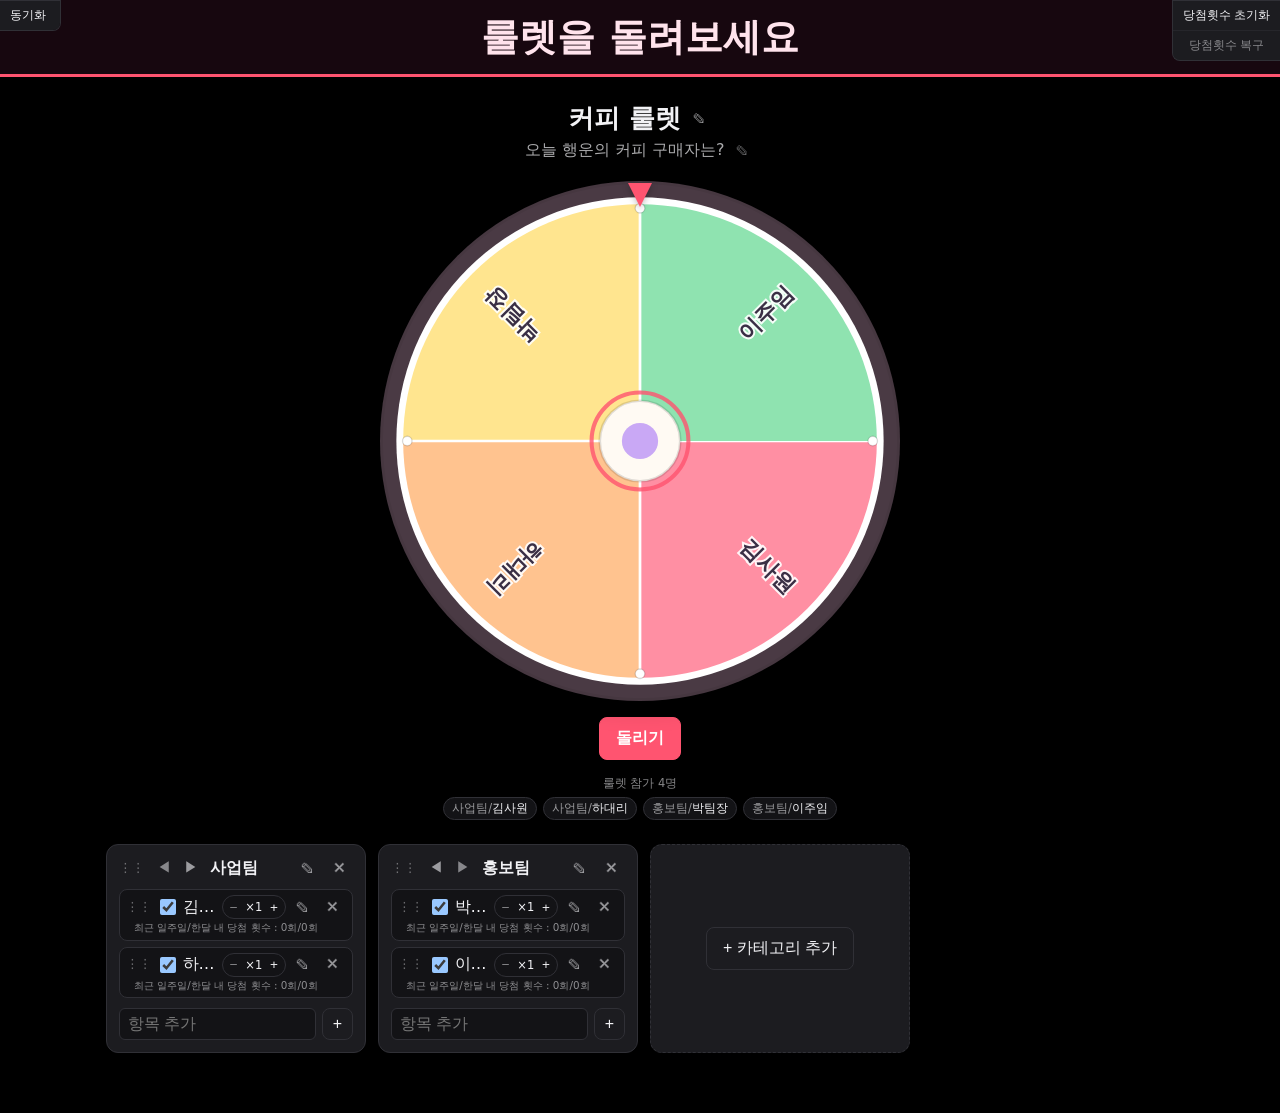
<file: index.html>
<!DOCTYPE html>
<html lang="ko">
<head>
<meta charset="UTF-8">
<meta name="viewport" content="width=device-width, initial-scale=1.0, viewport-fit=cover">
<title>커피 룰렛</title>

<!-- PWA: lets phones "Add to Home Screen" and open this in a standalone,
     app-like window instead of a browser tab. -->
<link rel="manifest" href="manifest.json">
<meta name="theme-color" content="#17070f">
<link rel="icon" href="icons/icon-192.png">
<link rel="apple-touch-icon" href="icons/apple-touch-icon.png">
<meta name="apple-mobile-web-app-capable" content="yes">
<meta name="apple-mobile-web-app-status-bar-style" content="black-translucent">
<meta name="apple-mobile-web-app-title" content="커피 룰렛">
<meta name="mobile-web-app-capable" content="yes">

<style>
/* Always dark: the pastel wheel/accent colors are kept as-is, only the
   page chrome (background, cards, text) uses a fixed dark palette. */
:root {
  color-scheme: dark;
  --bg: #000000;
  --fg: #f2f2f5;
  --accent: #ff5470;
  --danger: #d1264f;
  --card: #1c1c20;
  --border: #303036;
  --rim: #4a3a44;
  --banner-bg: #17070f;
  --banner-fg: #ffe3ec;
  --banner-border: var(--accent);
  --inset: #131316;
  /* Non-zero only on notched phones (and in the installed iOS app, whose
     status bar overlays the page). */
  --safe-top: env(safe-area-inset-top, 0px);
  --safe-right: env(safe-area-inset-right, 0px);
  --safe-bottom: env(safe-area-inset-bottom, 0px);
  --safe-left: env(safe-area-inset-left, 0px);
  /* Measured from the corner buttons at runtime (see fitLayout()). */
  --corner-clear: 100px;
  --corner-height: 0px;
}

* {
  box-sizing: border-box;
}

body {
  margin: 0;
  min-height: 100vh;
  background: var(--bg);
  color: var(--fg);
  font-family: system-ui, -apple-system, "Segoe UI", sans-serif;
}

/* ---------- Result banner ---------- */
.result-banner {
  position: sticky;
  top: 0;
  z-index: 20;
  box-sizing: border-box;
  display: flex;
  align-items: center;
  min-height: calc(var(--corner-height) + var(--safe-top));
  padding: calc(14px + var(--safe-top)) calc(16px + var(--safe-right)) 14px calc(16px + var(--safe-left));
  background: var(--banner-bg);
  border-bottom: 3px solid var(--banner-border);
  box-shadow: 0 4px 14px rgba(0, 0, 0, 0.1);
  color: var(--banner-fg);
}

.banner-inner {
  width: min(1100px, 96vw);
  margin: 0 auto;
  display: flex;
  flex-direction: column;
  align-items: center;
  gap: 10px;
}

#result {
  width: 100%;
  margin: 0;
  /* Clear the fixed corner stacks on both sides (equal on both, so the
     text stays centred). Measured, since button widths vary by device. */
  padding: 0 var(--corner-clear);
  /* Break Korean at spaces ("사업팀 / 김사원"), not mid-word ("사업 / 팀");
     a single name too long for the line may still break. */
  word-break: keep-all;
  overflow-wrap: anywhere;
  text-align: center;
  font-size: clamp(1rem, 4vw, 2.4rem);
  font-weight: 800;
  line-height: 1.2;
  color: var(--banner-fg);
}

#result.spinning {
  opacity: 0.65;
  font-weight: 600;
}

#result.celebrate {
  color: var(--accent);
  animation: result-pop 0.6s ease;
}

@keyframes result-pop {
  0% {
    transform: scale(0.4);
    opacity: 0;
  }
  60% {
    transform: scale(1.2);
    opacity: 1;
  }
  100% {
    transform: scale(1);
    opacity: 1;
  }
}

/* Pinned to the top corners of the viewport, outside the result banner,
   each stacked vertically flush against its edge. The frame and rounding
   live on the stack rather than on first/last buttons, so a hidden button
   (내보내기/가져오기) can't leave a corner square. */
.corner-actions {
  position: fixed;
  top: var(--safe-top);
  z-index: 21;
  display: flex;
  flex-direction: column;
  overflow: hidden;
  background: var(--card);
  border: 1px solid var(--border);
}

.corner-actions button {
  padding: 6px 10px;
  font-size: 0.75rem;
  white-space: nowrap;
  border-radius: 0;
  background: var(--card);
  color: var(--fg);
  border: none;
}

.corner-actions button + button {
  border-top: 1px solid var(--border);
}

.corner-actions button:hover:not(:disabled) {
  filter: brightness(0.97);
}

.corner-actions-left {
  left: var(--safe-left);
  border-left: none;
  border-radius: 0 0 8px 0;
}

/* stretch: both buttons take the wider label's width, so 초기화 and 복구
   are the same size. */
.corner-actions-right {
  right: var(--safe-right);
  align-items: stretch;
  border-right: none;
  border-radius: 0 0 0 8px;
}

/* ---------- Layout ---------- */
.app {
  width: min(1100px, 96vw);
  box-sizing: border-box;
  margin: 0 auto;
  padding: 24px calc(16px + var(--safe-right)) calc(48px + var(--safe-bottom)) calc(16px + var(--safe-left));
  text-align: center;
}

h1 {
  margin: 0 0 4px;
  font-size: 1.6rem;
}

.subtitle {
  margin: 0 0 20px;
  opacity: 0.7;
}

.editable-heading {
  display: flex;
  align-items: center;
  justify-content: center;
  gap: 6px;
}

.editable-heading .edit-input {
  width: min(420px, 80vw);
  text-align: center;
}

/* ---------- Wheel + play controls ---------- */
.wheel-section {
  display: flex;
  flex-direction: column;
  align-items: center;
  gap: 16px;
  margin-bottom: 24px;
}

/* The wrap is the stationary bowl; only the canvas inside spins. */
.wheel-wrap {
  position: relative;
  box-sizing: border-box;
  width: var(--wheel-size, 390px);
  max-width: 100%;
  padding: 15px;
  border-radius: 50%;
  background: var(--rim);
  box-shadow:
    0 10px 24px rgba(0, 0, 0, 0.12),
    inset 0 0 0 3px rgba(0, 0, 0, 0.06);
  max-width: 100%;
}

.pointer {
  position: absolute;
  top: 2px;
  left: 50%;
  transform: translateX(-50%);
  width: 0;
  height: 0;
  border-left: 12px solid transparent;
  border-right: 12px solid transparent;
  border-top: 24px solid var(--accent);
  filter: drop-shadow(0 2px 3px rgba(0, 0, 0, 0.25));
  z-index: 3;
}

#wheel {
  display: block;
  width: 100%;
  height: auto;
  aspect-ratio: 1;
  border-radius: 50%;
  transition: transform 4s cubic-bezier(0.17, 0.67, 0.12, 0.99);
}

/* Everyone currently on the wheel, small, between 돌리기 and the board. */
.wheel-roster {
  width: 100%;
  max-width: 640px;
  display: flex;
  flex-direction: column;
  align-items: center;
  gap: 6px;
}

.wheel-roster-caption {
  margin: 0;
  font-size: 0.72rem;
  opacity: 0.55;
}

.wheel-roster-list {
  list-style: none;
  margin: 0;
  padding: 0;
  display: flex;
  flex-wrap: wrap;
  justify-content: center;
  gap: 4px 6px;
}

.wheel-roster-list li {
  padding: 2px 8px;
  border: 1px solid var(--border);
  border-radius: 999px;
  background: var(--inset);
  font-size: 0.72rem;
  line-height: 1.5;
  white-space: nowrap;
}

.wheel-roster-list .roster-team {
  opacity: 0.6;
}

.wheel-roster-list .roster-count {
  margin-left: 3px;
  color: var(--accent);
  font-weight: 700;
}

.play-controls {
  display: flex;
  align-items: center;
  justify-content: center;
  gap: 12px;
  flex-wrap: wrap;
}

/* ---------- Category board ---------- */
.category-board {
  display: flex;
  gap: 12px;
  overflow-x: auto;
  padding-bottom: 12px;
  text-align: left;
  justify-content: flex-start;
  /* Cards settle flush with the left edge after a swipe. */
  scroll-snap-type: x proximity;
  overscroll-behavior-x: contain;
}

/* Sized to the screen: never wider than 260px, and always at least 56px
   narrower than the strip, so part of the next card shows and it's clear
   the row scrolls sideways. */
.category-column {
  flex: 0 0 clamp(210px, calc(100% - 56px), 260px);
  /* Without this a flex item won't shrink below its content, and long
     names would push the card back out past the intended width. */
  min-width: 0;
  box-sizing: border-box;
  scroll-snap-align: start;
  background: var(--card);
  border: 1px solid var(--border);
  border-radius: 12px;
  padding: 12px;
  display: flex;
  flex-direction: column;
  gap: 10px;
}

.category-column.drag-over {
  border-color: var(--accent);
  border-style: dashed;
}

.category-column-header {
  display: flex;
  align-items: center;
  gap: 6px;
}

.category-name {
  font-weight: 700;
  flex: 1;
  overflow: hidden;
  text-overflow: ellipsis;
  white-space: nowrap;
}

.category-items {
  list-style: none;
  margin: 0;
  padding: 0;
  display: flex;
  flex-direction: column;
  gap: 6px;
  max-height: 340px;
  overflow-y: auto;
}

.item-row {
  display: flex;
  flex-direction: column;
  gap: 2px;
  padding: 5px 6px;
  background: var(--inset);
  border: 1px solid var(--border);
  border-radius: 8px;
}

.item-row.drag-over {
  border-color: var(--accent);
  border-style: dashed;
}

.item-main {
  display: flex;
  align-items: center;
  gap: 4px;
}

/* How many slices this person gets on the wheel. */
.count-stepper {
  display: inline-flex;
  align-items: center;
  flex-shrink: 0;
  border: 1px solid var(--border);
  border-radius: 999px;
}

.count-stepper.muted {
  opacity: 0.45;
}

.count-btn {
  padding: 0 7px;
  min-height: 22px;
  border: none;
  border-radius: 999px;
  background: transparent;
  font-size: 0.85rem;
  line-height: 1;
}

.count-value {
  min-width: 1.6em;
  font-size: 0.72rem;
  font-variant-numeric: tabular-nums;
  text-align: center;
}

.count-stepper.multiple .count-value {
  color: var(--accent);
  font-weight: 700;
}

.item-name {
  flex: 1;
  overflow: hidden;
  text-overflow: ellipsis;
  white-space: nowrap;
}

.item-stats {
  padding-left: 8px;
  font-size: 0.65rem;
  line-height: 1.3;
  opacity: 0.55;
}

.add-item-form {
  display: flex;
  gap: 6px;
}

.add-item-form input {
  flex: 1;
  min-width: 0;
  padding: 6px 8px;
  border: 1px solid var(--border);
  border-radius: 6px;
  background: var(--inset);
  color: var(--fg);
  /* 16px minimum keeps iOS Safari from zooming in when the field is focused. */
  font-size: 16px;
}

.add-item-form button {
  padding: 6px 10px;
}

.category-column.add-column {
  align-items: center;
  justify-content: center;
  border-style: dashed;
  min-height: 64px;
}

.add-category-btn {
  white-space: nowrap;
}

/* ---------- Shared small controls ---------- */
.drag-handle {
  opacity: 0.4;
  cursor: grab;
  font-size: 0.8rem;
  line-height: 1;
}

/* Touch/keyboard fallback for reordering, since HTML5 drag-and-drop
   (the ⋮⋮ handles) has no touch equivalent on phones. */
.reorder-buttons {
  display: flex;
  gap: 1px;
}

.reorder-btn {
  padding: 1px 4px;
  font-size: 0.65rem;
}

.icon-btn {
  padding: 2px 6px;
  border: none;
  background: transparent;
  font-size: 0.85rem;
  opacity: 0.6;
}

.icon-btn:hover:not(:disabled) {
  opacity: 1;
  color: var(--accent);
}

.editable-heading .icon-btn {
  font-size: 0.8rem;
}

.edit-input {
  padding: 4px 6px;
  border: 1px solid var(--border);
  border-radius: 6px;
  background: var(--inset);
  color: var(--fg);
  /* 16px minimum keeps iOS Safari from zooming in when the field is focused. */
  font-size: 16px;
  width: 100%;
}

.item-checkbox {
  width: 16px;
  height: 16px;
  flex-shrink: 0;
  cursor: pointer;
}

.item-checkbox:disabled {
  cursor: not-allowed;
}

button {
  padding: 10px 16px;
  border: 1px solid var(--border);
  border-radius: 8px;
  background: var(--card);
  color: var(--fg);
  font-size: 1rem;
  cursor: pointer;
}

button:hover:not(:disabled) {
  filter: brightness(0.95);
}

button:disabled {
  opacity: 0.5;
  cursor: not-allowed;
}

input:disabled {
  opacity: 0.6;
  cursor: not-allowed;
}

button.primary {
  background: var(--accent);
  color: #fff;
  border-color: var(--accent);
  font-weight: 600;
}

button.danger {
  background: var(--danger);
  color: #fff;
  border-color: var(--danger);
  font-weight: 600;
}

/* ---------- Confirm dialog ---------- */
.modal-overlay {
  position: fixed;
  inset: 0;
  background: rgba(0, 0, 0, 0.5);
  display: flex;
  align-items: center;
  justify-content: center;
  z-index: 1000;
  padding: 16px;
}

.modal-overlay[hidden] {
  display: none;
}

.modal-card {
  background: var(--card);
  border: 1px solid var(--border);
  border-radius: 12px;
  padding: 24px;
  width: min(360px, 100%);
  text-align: center;
  box-shadow: 0 8px 32px rgba(0, 0, 0, 0.25);
}

#confirm-message {
  margin: 0 0 20px;
  font-size: 1.05rem;
  font-weight: 600;
}

.modal-actions {
  display: flex;
  gap: 10px;
  justify-content: center;
}

.modal-actions button {
  flex: 1;
}

/* ---------- Sync dialog ---------- */
.sync-card {
  width: min(460px, 100%);
  text-align: left;
}

.sync-card h2 {
  margin: 0 0 12px;
  font-size: 1.1rem;
}

.sync-help {
  margin: 0 0 14px;
  font-size: 0.85rem;
  line-height: 1.6;
  color: #b4b4bd;
}

#sync-url-input {
  width: 100%;
  padding: 10px;
  border: 1px solid var(--border);
  border-radius: 6px;
  background: var(--inset);
  color: var(--fg);
  /* 16px minimum keeps iOS Safari from zooming in when the field is focused. */
  font-size: 16px;
}

.sync-status {
  margin: 12px 0 18px;
  min-height: 1.3em;
  font-size: 0.85rem;
  line-height: 1.5;
  word-break: break-word;
}

.sync-status.ok {
  color: #8fe3b0;
}

.sync-status.error {
  color: #ff8fa3;
}

.sync-status.busy {
  color: #ffe58f;
}

/* The connection state rides on the corner button itself, so it's visible
   without opening the dialog. */
#sync-dot {
  margin-left: 4px;
  font-size: 0.7em;
  vertical-align: middle;
}

#sync-btn.sync-ok #sync-dot {
  color: #8fe3b0;
}

#sync-btn.sync-error #sync-dot {
  color: #ff8fa3;
}

#sync-btn.sync-busy #sync-dot {
  color: #ffe58f;
}

/* ---------- Confetti ---------- */
#confetti-canvas {
  position: fixed;
  inset: 0;
  width: 100vw;
  height: 100vh;
  pointer-events: none;
  z-index: 999;
}

/* ---------- Touch targets ----------
   pointer:coarse (touchscreens, not just narrow windows) targets real
   phones/tablets specifically, since the buttons below are sized fine
   for a mouse cursor but too small to reliably tap with a finger. */
@media (pointer: coarse) {
  .icon-btn {
    padding: 8px;
    font-size: 1rem;
    min-width: 36px;
    min-height: 36px;
  }

  .reorder-btn {
    padding: 6px 9px;
    font-size: 0.85rem;
    min-width: 32px;
    min-height: 32px;
  }

  .item-checkbox {
    width: 22px;
    height: 22px;
  }

  .item-main .icon-btn {
    padding: 2px;
    min-width: 28px;
    min-height: 32px;
  }

  .count-btn {
    padding: 0 7px;
    min-height: 30px;
  }

  /* HTML5 drag-and-drop doesn't work with a finger, so on touchscreens
     the ⋮⋮ handles only take room from the names. */
  .drag-handle {
    display: none;
  }

  .add-item-form button {
    padding: 8px 14px;
    min-height: 36px;
  }

  .corner-actions button {
    padding: 10px 14px;
    font-size: 0.8rem;
  }
}

/* ---------- Phones ---------- */
@media (max-width: 640px) {
  h1 {
    font-size: 1.4rem;
  }

  .subtitle {
    margin-bottom: 14px;
  }
}

/* The corner stacks sit either side of the result line, so on the
   narrowest phones every pixel of their width comes out of the text.
   Slimmer sides, same tap height. */
@media (max-width: 400px) {
  .corner-actions button {
    min-height: 36px;
    padding: 4px 8px;
    font-size: 0.72rem;
  }
}

/* Stable "screen height with the browser toolbars showing", read by
   fitLayout(). Unlike innerHeight it doesn't change as the address bar
   slides away while scrolling, so the wheel doesn't jump around. */
#viewport-probe {
  position: fixed;
  top: 0;
  left: 0;
  width: 0;
  height: 100vh;
  height: 100svh;
  visibility: hidden;
  pointer-events: none;
}
</style>
</head>
<body>
  <div class="corner-actions corner-actions-left">
    <button id="sync-btn" type="button">동기화<span id="sync-dot"></span></button>
    <!-- Taken off screen now that sheet sync exists, but kept working:
         remove `hidden` from both buttons to bring them back. -->
    <button id="export-btn" type="button" hidden>내보내기</button>
    <button id="import-btn" type="button" hidden>가져오기</button>
    <input id="import-file-input" type="file" accept="application/json,.json" hidden>
  </div>

  <div class="corner-actions corner-actions-right">
    <button id="reset-wins-btn" type="button">당첨횟수 초기화</button>
    <button id="restore-wins-btn" type="button">당첨횟수 복구</button>
  </div>

  <div class="result-banner">
    <div class="banner-inner">
      <p id="result" aria-live="polite">룰렛을 돌려보세요</p>
    </div>
  </div>

  <main class="app">
    <h1 id="board-title" class="editable-heading"></h1>
    <p id="board-subtitle" class="subtitle editable-heading"></p>

    <div class="wheel-section">
      <div class="wheel-wrap">
        <div class="pointer"></div>
        <canvas id="wheel" width="360" height="360"></canvas>
      </div>

      <div class="play-controls">
        <button id="spin-btn" class="primary">돌리기</button>
      </div>

      <div id="wheel-roster" class="wheel-roster"></div>
    </div>

    <div id="category-board" class="category-board"></div>
  </main>

  <canvas id="confetti-canvas"></canvas>
  <div id="viewport-probe" aria-hidden="true"></div>

  <div id="confirm-dialog" class="modal-overlay" hidden>
    <div class="modal-card" role="alertdialog" aria-modal="true" aria-labelledby="confirm-message">
      <p id="confirm-message">정말 제거하시겠습니까?</p>
      <div class="modal-actions">
        <button id="confirm-cancel-btn" type="button">취소</button>
        <button id="confirm-ok-btn" type="button" class="danger">제거</button>
      </div>
    </div>
  </div>

  <div id="sync-dialog" class="modal-overlay" hidden>
    <div class="modal-card sync-card" role="dialog" aria-modal="true" aria-labelledby="sync-dialog-title">
      <h2 id="sync-dialog-title">동료와 당첨 기록 공유</h2>
      <p class="sync-help">
        구글 시트 하나에 명단과 당첨 기록을 자동으로 저장하고 불러옵니다.
        같은 주소를 넣은 사람끼리 기록이 실시간에 가깝게 공유됩니다.
        주소를 만드는 방법은 README의 “동료들과 당첨 기록 공유하기”를 참고하세요.
      </p>
      <input id="sync-url-input" type="url" inputmode="url" autocomplete="off" spellcheck="false"
             placeholder="https://script.google.com/macros/s/..../exec">
      <p id="sync-status-text" class="sync-status"></p>
      <div class="modal-actions">
        <button id="sync-cancel-btn" type="button">취소</button>
        <button id="sync-disconnect-btn" type="button" class="danger">연결 해제</button>
        <button id="sync-connect-btn" type="button" class="primary">연결</button>
      </div>
    </div>
  </div>
  <script>
    // Winner-picking logic. `random` is injectable so it can be tested
    // deterministically; the app itself always calls it with Math.random.
    const Roulette = (function () {
      function pickWinnerIndex(itemCount, random) {
        if (!Number.isInteger(itemCount) || itemCount <= 0) {
          throw new RangeError("itemCount must be a positive integer");
        }
        const rand = typeof random === "function" ? random : Math.random;
        return Math.floor(rand() * itemCount);
      }
      return { pickWinnerIndex };
    })();
  </script>
  <script>
(function () {
  const STORAGE_KEY = "roulette-state-v1";
  const DAY_MS = 24 * 60 * 60 * 1000;
  const WEEK_MS = 7 * DAY_MS;
  const FOUR_WEEKS_MS = 28 * DAY_MS;
  // The original fixed spin was 1800 degrees over 4 seconds.
  const BASE_DEG_PER_SEC = 450;

  const SLICE_COLORS = ["#ff8fa3", "#ffc38f", "#ffe58f", "#8fe3b0", "#8fd3f4", "#c9a8f5"];
  const CONFETTI_COLORS = ["#ff8fa3", "#ffc38f", "#ffe58f", "#8fe3b0", "#8fd3f4", "#c9a8f5", "#ffffff"];

  // How many slices one person can take on the wheel.
  const MAX_ENTRIES_PER_ITEM = 10;
  const canvas = document.getElementById("wheel");
  const ctx = canvas.getContext("2d");
  const confettiCanvas = document.getElementById("confetti-canvas");
  const confettiCtx = confettiCanvas.getContext("2d");

  const titleEl = document.getElementById("board-title");
  const subtitleEl = document.getElementById("board-subtitle");
  const categoryBoard = document.getElementById("category-board");
  const spinBtn = document.getElementById("spin-btn");
  const wheelRoster = document.getElementById("wheel-roster");
  const result = document.getElementById("result");
  const resetWinsBtn = document.getElementById("reset-wins-btn");
  const restoreWinsBtn = document.getElementById("restore-wins-btn");
  const exportBtn = document.getElementById("export-btn");
  const importBtn = document.getElementById("import-btn");
  const importFileInput = document.getElementById("import-file-input");

  const syncBtn = document.getElementById("sync-btn");
  const syncDot = document.getElementById("sync-dot");
  const syncDialog = document.getElementById("sync-dialog");
  const syncUrlInput = document.getElementById("sync-url-input");
  const syncStatusText = document.getElementById("sync-status-text");
  const syncConnectBtn = document.getElementById("sync-connect-btn");
  const syncDisconnectBtn = document.getElementById("sync-disconnect-btn");
  const syncCancelBtn = document.getElementById("sync-cancel-btn");

  const confirmDialog = document.getElementById("confirm-dialog");
  const confirmMessage = document.getElementById("confirm-message");
  const confirmOkBtn = document.getElementById("confirm-ok-btn");
  const confirmCancelBtn = document.getElementById("confirm-cancel-btn");
  let nextId = 1;
  function makeId(prefix) {
    return `${prefix}-${nextId++}`;
  }

  function clampEntryCount(value) {
    const n = Math.round(Number(value));
    return Number.isFinite(n) ? Math.min(MAX_ENTRIES_PER_ITEM, Math.max(1, n)) : 1;
  }

  function createSeedCategories() {
    return [
      {
        id: makeId("cat"),
        name: "사업팀",
        items: [
          { id: makeId("item"), name: "김사원", included: true, count: 1, wins: [] },
          { id: makeId("item"), name: "하대리", included: true, count: 1, wins: [] },
        ],
      },
      {
        id: makeId("cat"),
        name: "홍보팀",
        items: [
          { id: makeId("item"), name: "박팀장", included: true, count: 1, wins: [] },
          { id: makeId("item"), name: "이주임", included: true, count: 1, wins: [] },
        ],
      },
    ];
  }

  let categories = [];
  let boardTitle = "커피 룰렛";
  let boardSubtitle = "오늘 행운의 커피 구매자는?";
  let winsBackup = null;

  let editingHeaderField = null;
  let editingCategoryId = null;
  let addingCategory = false;
  let editingItemId = null;

  let rotation = 0;
  let spinning = false;
  let confettiAnimationId = null;

  // ---------- Persistence ----------
  function serializeState() {
    return {
      version: 1,
      title: boardTitle,
      subtitle: boardSubtitle,
      categories,
      winsBackup,
      nextId,
      volume: masterVolume,
      muted,
    };
  }

  // Shared by loadState() (localStorage) and importState() (a file the
  // user picked), so both go through the same validation/normalization.
  function applyStateData(data) {
    if (!data || !Array.isArray(data.categories)) return false;

    categories = data.categories.map((category) => ({
      id: String(category.id),
      name: String(category.name),
      items: Array.isArray(category.items)
        ? category.items.map((item) => ({
            id: String(item.id),
            name: String(item.name),
            included: item.included !== false,
            count: clampEntryCount(item.count),
            wins: Array.isArray(item.wins) ? item.wins.filter((t) => typeof t === "number") : [],
          }))
        : [],
    }));

    if (typeof data.title === "string" && data.title.trim()) boardTitle = data.title;
    if (typeof data.subtitle === "string" && data.subtitle.trim()) boardSubtitle = data.subtitle;
    winsBackup = data.winsBackup && typeof data.winsBackup === "object" ? data.winsBackup : null;
    if (typeof data.volume === "number") masterVolume = Math.min(1, Math.max(0, data.volume));
    muted = data.muted === true;
    if (Number.isFinite(data.nextId)) nextId = data.nextId;

    // Guard against id collisions if the stored/imported counter drifted.
    let highest = nextId - 1;
    categories.forEach((category) => {
      [category, ...category.items].forEach((entity) => {
        const match = /-(\d+)$/.exec(entity.id);
        if (match) highest = Math.max(highest, Number(match[1]));
      });
    });
    nextId = highest + 1;

    return true;
  }

  function saveState() {
    try {
      localStorage.setItem(STORAGE_KEY, JSON.stringify(serializeState()));
    } catch (e) {
      // Storage can be unavailable (private mode, quota); the app still
      // works for the current session without it.
    }
    // No-op unless a shared sheet is connected.
    queueRosterPush();
  }

  function loadState() {
    let raw = null;
    try {
      raw = localStorage.getItem(STORAGE_KEY);
    } catch (e) {
      return false;
    }
    if (!raw) return false;

    try {
      return applyStateData(JSON.parse(raw));
    } catch (e) {
      return false;
    }
  }

  // ---------- Import ----------
  async function importStateFromFile(file) {
    let data;
    try {
      data = JSON.parse(await file.text());
    } catch (e) {
      window.alert("파일을 읽을 수 없습니다. 올바른 백업 파일인지 확인해주세요.");
      return;
    }
    if (!data || !Array.isArray(data.categories)) {
      window.alert("올바른 백업 파일 형식이 아닙니다.");
      return;
    }

    const ok = await showConfirm(
      syncUrl
        ? "현재 데이터와 연결된 구글 시트의 내용을 모두 가져온 파일 내용으로 덮어씁니다. 계속하시겠습니까?"
        : "현재 데이터를 가져온 파일 내용으로 덮어씁니다. 계속하시겠습니까?",
      "가져오기",
      true
    );
    if (!ok) return;

    applyStateData(data);
    editingHeaderField = null;
    editingCategoryId = null;
    addingCategory = false;
    editingItemId = null;
    applyVolume();
    renderAll();

    // The sheet is the shared source of truth, so an import has to replace
    // it too; otherwise the next pull would undo what was just imported.
    if (syncUrl) await syncNow(fullPushPayload());
  }

  // ---------- Google Sheet sync ----------
  // Entirely optional: with no sheet URL configured the app behaves exactly
  // as before (localStorage only). Once a URL is set, the roster and the win
  // log live in a shared Google Sheet, so everyone who connects to the same
  // sheet sees the same numbers. localStorage stays in place underneath as
  // the offline fallback.
  const SYNC_URL_KEY = "roulette-sync-url";
  const SYNC_QUEUE_KEY = "roulette-sync-queue";
  const SYNC_ROSTER_KEY = "roulette-sync-roster";
  const SYNC_RENAMES_KEY = "roulette-sync-renames";
  const SYNC_POLL_MS = 30 * 1000;
  const ROSTER_PUSH_DELAY_MS = 1200;
  // Apps Script is called with a GET query string so the request stays a
  // "simple" one (no CORS preflight, which Apps Script web apps don't
  // answer). POST is only used when a payload outgrows what a URL can carry.
  const SYNC_MAX_URL = 6000;
  const KEY_SEP = "\u0000";

  let syncUrl = "";
  let syncStatus = "off"; // off | busy | ok | error
  let syncRun = null; // the in-flight request chain, if any
  let syncRequested = false; // a sync was asked for while one was running
  let syncConnecting = false; // the connect dialog is talking to a new URL
  let hasRemoteBackup = false;
  let pendingWins = [];
  let pendingRenames = [];
  let pushedRosterSignature = null;
  let rosterPushTimer = null;

  function readStored(key) {
    try {
      return localStorage.getItem(key);
    } catch (e) {
      return null;
    }
  }

  function writeStored(key, value) {
    try {
      if (value === null) localStorage.removeItem(key);
      else localStorage.setItem(key, value);
    } catch (e) {
      // Same tolerance as saveState(): storage may simply be unavailable.
    }
  }

  function loadSyncSettings() {
    syncUrl = readStored(SYNC_URL_KEY) || "";
    // Remembered across reloads so an edit made while offline is still
    // recognised as "not on the sheet yet" the next time we connect.
    pushedRosterSignature = readStored(SYNC_ROSTER_KEY);
    try {
      const parsed = JSON.parse(readStored(SYNC_QUEUE_KEY) || "[]");
      pendingWins = Array.isArray(parsed) ? parsed.filter((win) => win && Number.isFinite(win.at)) : [];
    } catch (e) {
      pendingWins = [];
    }
    try {
      const parsed = JSON.parse(readStored(SYNC_RENAMES_KEY) || "[]");
      pendingRenames = Array.isArray(parsed) ? parsed : [];
    } catch (e) {
      pendingRenames = [];
    }
    syncStatus = syncUrl ? "busy" : "off";
  }

  function savePendingWins() {
    writeStored(SYNC_QUEUE_KEY, JSON.stringify(pendingWins));
  }

  // Opening the /exec URL in a browser tab lands on a one-off
  // script.googleusercontent.com/macros/echo?... address. It looks right and
  // even answers once, but it's a cached copy of that single response: later
  // requests never reach the script, so writes are dropped and every pull
  // returns the same stale (usually empty) data, wiping the board. Refuse it.
  function syncUrlProblem(url) {
    if (/script\.googleusercontent\.com|\/macros\/echo/i.test(url)) {
      return "브라우저 주소창의 주소가 아니라, Apps Script 배포 화면의 '웹 앱 URL'(/exec 로 끝나는 주소)을 넣어주세요.";
    }
    return "";
  }

  // Win rows in the sheet are identified by category + item name, so a
  // rename has to be carried over to the existing rows or that person's
  // history would silently detach from them. An empty `fromName` means
  // "every row in this category" (i.e. the category itself was renamed).
  function noteRename(fromCategory, fromName, toCategory, toName) {
    if (!syncUrl) return;
    if (fromCategory === toCategory && fromName === toName) return;
    pendingRenames.push({ fromCategory, fromName, toCategory, toName });
    writeStored(SYNC_RENAMES_KEY, JSON.stringify(pendingRenames));
  }

  async function callSync(payload) {
    const body = JSON.stringify(payload);
    const asQuery =
      syncUrl + (syncUrl.indexOf("?") === -1 ? "?" : "&") + "p=" + encodeURIComponent(body);

    const response =
      asQuery.length <= SYNC_MAX_URL
        ? await fetch(asQuery, { method: "GET", redirect: "follow" })
        : await fetch(syncUrl, {
            method: "POST",
            redirect: "follow",
            headers: { "Content-Type": "text/plain;charset=utf-8" },
            body,
          });

    if (!response.ok) throw new Error(`시트 서버가 오류를 반환했습니다 (HTTP ${response.status}).`);

    let data;
    try {
      data = await response.json();
    } catch (e) {
      throw new Error("응답을 읽지 못했습니다. 웹 앱 주소와 '액세스 권한: 모든 사용자' 설정을 확인해주세요.");
    }
    if (!data || data.ok !== true) throw new Error((data && data.error) || "시트에서 오류를 반환했습니다.");
    return data;
  }

  // ---------- Snapshot <-> local state ----------
  // A category with no items still gets one row (with an empty name) so it
  // survives a round trip through the sheet.
  function rosterPayload() {
    const rows = [];
    categories.forEach((category) => {
      if (!category.items.length) rows.push([category.name, "", true, 1]);
      category.items.forEach((item) => rows.push([category.name, item.name, item.included, item.count]));
    });
    return rows;
  }

  function winsPayload() {
    const rows = [];
    categories.forEach((category) => {
      category.items.forEach((item) => {
        item.wins.forEach((at) => rows.push([at, category.name, item.name]));
      });
    });
    return rows;
  }

  function fullPushPayload() {
    return {
      action: "push",
      roster: rosterPayload(),
      wins: winsPayload(),
      title: boardTitle,
      subtitle: boardSubtitle,
    };
  }

  function rosterSignature() {
    return JSON.stringify([rosterPayload(), boardTitle, boardSubtitle]);
  }

  function rememberPushedRoster() {
    pushedRosterSignature = rosterSignature();
    // Only meaningful while connected; don't leave sync keys behind for
    // someone who never turns sync on.
    if (syncUrl) writeStored(SYNC_ROSTER_KEY, pushedRosterSignature);
  }

  // Returns the write the sheet is still missing, or null when it's current.
  function pendingRosterAction() {
    if (rosterSignature() === pushedRosterSignature && !pendingRenames.length) return null;
    return {
      action: "roster",
      roster: rosterPayload(),
      renames: pendingRenames,
      title: boardTitle,
      subtitle: boardSubtitle,
    };
  }

  function applySnapshot(data) {
    const winsByKey = new Map();
    (data.wins || []).forEach((row) => {
      const key = String(row[1]) + KEY_SEP + String(row[2]);
      if (!winsByKey.has(key)) winsByKey.set(key, []);
      winsByKey.get(key).push(Number(row[0]));
    });

    // Reuse the ids already assigned to the same category/item names, so a
    // pull that changes nothing doesn't churn the DOM or the wheel.
    const categoryIds = new Map();
    const itemIds = new Map();
    const itemCounts = new Map();
    categories.forEach((category) => {
      categoryIds.set(category.name, category.id);
      category.items.forEach((item) => {
        itemIds.set(category.name + KEY_SEP + item.name, item.id);
        itemCounts.set(category.name + KEY_SEP + item.name, item.count);
      });
    });

    const grouped = new Map();
    (data.roster || []).forEach((row) => {
      const categoryName = String(row[0]);
      if (!grouped.has(categoryName)) grouped.set(categoryName, []);
      const itemName = String(row[1]);
      // A sheet still running the older script has no count column; keep
      // this device's count then, rather than resetting everyone to 1.
      if (itemName) grouped.get(categoryName).push({ name: itemName, included: row[2] !== false, count: row[3] });
    });

    categories = Array.from(grouped, ([categoryName, items]) => ({
      id: categoryIds.get(categoryName) || makeId("category"),
      name: categoryName,
      items: items.map((entry) => {
        const key = categoryName + KEY_SEP + entry.name;
        return {
          id: itemIds.get(key) || makeId("item"),
          name: entry.name,
          included: entry.included,
          count: entry.count === undefined || entry.count === null ? itemCounts.get(key) || 1 : clampEntryCount(entry.count),
          wins: (winsByKey.get(key) || []).slice().sort((a, b) => a - b),
        };
      }),
    }));

    if (typeof data.title === "string" && data.title.trim()) boardTitle = data.title;
    if (typeof data.subtitle === "string" && data.subtitle.trim()) boardSubtitle = data.subtitle;
    hasRemoteBackup = data.hasBackup === true;
    // What we just applied *is* what the sheet holds, so don't echo it back.
    rememberPushedRoster();
  }

  // ---------- Status indicator ----------
  const SYNC_TITLES = {
    off: "동기화 꺼짐 — 눌러서 구글 시트에 연결",
    busy: "구글 시트와 동기화하는 중...",
    ok: "구글 시트와 연결됨",
    error: "동기화 실패",
  };

  function setSyncStatus(status, message) {
    syncStatus = status;
    syncDot.textContent = status === "off" ? "" : "●";
    syncBtn.className = status === "off" ? "" : `sync-${status}`;
    syncBtn.title = message ? `${SYNC_TITLES[status]}: ${message}` : SYNC_TITLES[status];
  }

  // ---------- The one place that talks to the sheet ----------
  // Every write returns a fresh full snapshot, so a single round trip both
  // saves our change and picks up everyone else's.
  // One request chain at a time. A plain refresh asked for while one is
  // running (a new win, a roster edit, a poll) is folded into a follow-up
  // run; an explicit action (초기화, 복구, 가져오기) waits its turn instead of
  // being dropped.
  async function syncNow(extraAction) {
    if (!syncUrl || syncConnecting) return null;
    // Also covers a bad address saved before this check existed: stop before
    // a stale response can overwrite the local board.
    const problem = syncUrlProblem(syncUrl);
    if (problem) {
      setSyncStatus("error", problem);
      return null;
    }

    while (syncRun) {
      if (!extraAction) {
        syncRequested = true;
        return null;
      }
      await syncRun;
    }

    syncRun = runSync(extraAction);
    try {
      return await syncRun;
    } finally {
      syncRun = null;
      const again = syncRequested;
      syncRequested = false;
      // Not after an error: the regular poll retries, instead of hammering.
      if (again && syncStatus === "ok") syncNow();
    }
  }

  async function runSync(extraAction) {
    setSyncStatus("busy");

    try {
      let data = null;
      // The roster as it was when the request whose reply we keep was sent.
      let sentSignature = null;

      // Wins queued while offline go first: a snapshot must never overwrite
      // a result that hasn't reached the sheet yet.
      while (pendingWins.length) {
        const win = pendingWins[0];
        sentSignature = rosterSignature();
        data = await callSync({ action: "win", at: win.at, category: win.category, name: win.name });
        pendingWins.shift();
        savePendingWins();
      }

      const action = extraAction || pendingRosterAction();
      if (action) {
        sentSignature = rosterSignature();
        data = await callSync(action);
        // Only on success (a thrown error leaves them queued), and only the
        // renames actually sent: one made while this was out still has to go.
        if (action.action === "roster") {
          pendingRenames = pendingRenames.slice(action.renames.length);
          writeStored(SYNC_RENAMES_KEY, pendingRenames.length ? JSON.stringify(pendingRenames) : null);
        }
      }
      if (!data) {
        sentSignature = rosterSignature();
        data = await callSync({ action: "pull" });
      }

      hasRemoteBackup = data.hasBackup === true;

      // A reply describes the sheet as of when its request left, and a real
      // Apps Script round trip takes seconds. If the board changed in the
      // meantime, applying the reply would undo that change -- and for a
      // rename, the rename itself would still be sent later, filing the
      // person's history under a name the roster no longer has. Keep the
      // local board and go round again with the newer state instead.
      const changedMeanwhile = rosterSignature() !== sentSignature || pendingWins.length > 0;
      if (changedMeanwhile) {
        syncRequested = true;
      } else if (!isBusy()) {
        // (If an inline editor is open, the next poll applies it.)
        applySnapshot(data);
        renderAll();
      } else {
        renderTopActions();
      }
      setSyncStatus("ok");
      return data;
    } catch (e) {
      setSyncStatus("error", e.message || String(e));
      return null;
    }
  }

  // Called from saveState() on every render, so it has to be cheap and
  // debounced: typing a name or reordering fires several renders in a row.
  function queueRosterPush() {
    if (!syncUrl || !pendingRosterAction()) return;
    clearTimeout(rosterPushTimer);
    // If a sync happens to be in flight, it runs again once that finishes.
    rosterPushTimer = setTimeout(() => syncNow(), ROSTER_PUSH_DELAY_MS);
  }

  // ---------- Sync dialog ----------
  function setDialogStatus(kind, message) {
    syncStatusText.className = `sync-status ${kind}`;
    syncStatusText.textContent = message;
  }

  // `prefill` keeps a URL the user just typed in the field when the dialog
  // has to reopen (e.g. they backed out of the overwrite confirmation),
  // instead of making them paste it again.
  function openSyncDialog(prefill) {
    syncUrlInput.value = prefill === undefined ? syncUrl : prefill;
    syncDisconnectBtn.hidden = !syncUrl;
    setDialogStatus(
      syncUrl ? "ok" : "",
      syncUrl ? "이 기기는 위 시트에 연결되어 있습니다." : ""
    );
    syncDialog.hidden = false;
    requestAnimationFrame(() => syncUrlInput.focus());
  }

  function closeSyncDialog() {
    syncDialog.hidden = true;
  }

  function setDialogBusy(busy) {
    syncConnectBtn.disabled = busy;
    syncDisconnectBtn.disabled = busy;
    syncUrlInput.disabled = busy;
  }

  // syncUrl temporarily points at the new address while connecting, so keep
  // background polls out until the user has settled on it: a poll landing
  // mid-way could apply the sheet's contents before the overwrite prompt.
  async function connectSync(url) {
    syncConnecting = true;
    try {
      await connectSyncSteps(url);
    } finally {
      syncConnecting = false;
    }
  }

  async function connectSyncSteps(url) {
    const previousUrl = syncUrl;
    syncUrl = url;
    setDialogBusy(true);
    setDialogStatus("busy", "시트에 연결하는 중...");

    let data;
    try {
      data = await callSync({ action: "pull" });
    } catch (e) {
      syncUrl = previousUrl;
      setDialogBusy(false);
      setDialogStatus("error", e.message || String(e));
      return;
    }

    // An empty sheet is the first person setting things up, so seed it from
    // this device instead of wiping their board with nothing.
    if (!data.roster || !data.roster.length) {
      try {
        const seed = fullPushPayload();
        data = await callSync(seed);
        // Every write answers with the sheet's contents afterwards. If what
        // we just wrote isn't in there, the address isn't really reaching
        // the script -- fail loudly instead of wiping this board.
        if (seed.roster.length && (!data.roster || !data.roster.length)) {
          throw new Error("시트에 저장되지 않았습니다. '웹 앱 URL'(/exec 로 끝나는 주소)이 맞는지 확인해주세요.");
        }
      } catch (e) {
        syncUrl = previousUrl;
        setDialogBusy(false);
        setDialogStatus("error", e.message || String(e));
        return;
      }
      setDialogBusy(false);
      finishConnect(url, data);
      window.alert("이 기기의 명단과 당첨 기록을 시트에 올렸습니다.\n동료들이 같은 주소로 연결하면 기록이 공유됩니다.");
      return;
    }

    setDialogBusy(false);
    closeSyncDialog();
    const ok = await showConfirm(
      "시트에 이미 저장된 내용이 있습니다. 이 기기의 명단과 당첨 기록을 시트 내용으로 바꿉니다. 계속하시겠습니까?",
      "불러오기",
      true
    );
    if (!ok) {
      syncUrl = previousUrl;
      openSyncDialog(url);
      setDialogStatus("", "연결하지 않았습니다.");
      return;
    }
    finishConnect(url, data);
  }

  function finishConnect(url, data) {
    syncUrl = url;
    writeStored(SYNC_URL_KEY, url);
    applySnapshot(data);
    editingHeaderField = null;
    editingCategoryId = null;
    addingCategory = false;
    editingItemId = null;
    renderAll();
    setSyncStatus("ok");
    closeSyncDialog();
  }

  async function disconnectSync() {
    closeSyncDialog();
    const ok = await showConfirm(
      "시트 연결을 끊습니다. 지금까지의 내용은 이 기기에 그대로 남지만, 이후 변경은 시트에 반영되지 않습니다. 계속하시겠습니까?",
      "연결 해제",
      true
    );
    if (!ok) {
      openSyncDialog();
      return;
    }
    syncUrl = "";
    pendingWins = [];
    pendingRenames = [];
    pushedRosterSignature = null;
    hasRemoteBackup = false;
    writeStored(SYNC_URL_KEY, null);
    writeStored(SYNC_QUEUE_KEY, null);
    writeStored(SYNC_ROSTER_KEY, null);
    writeStored(SYNC_RENAMES_KEY, null);
    setSyncStatus("off");
    renderAll();
  }

  syncBtn.addEventListener("click", () => {
    playClick();
    openSyncDialog();
  });

  syncCancelBtn.addEventListener("click", () => {
    playClick();
    closeSyncDialog();
  });

  syncDisconnectBtn.addEventListener("click", () => {
    playClick();
    disconnectSync();
  });

  syncConnectBtn.addEventListener("click", () => {
    playClick();
    const url = syncUrlInput.value.trim();
    if (!/^https?:\/\/\S+$/.test(url)) {
      setDialogStatus("error", "http:// 또는 https:// 로 시작하는 웹 앱 주소를 넣어주세요.");
      return;
    }
    // A page served over https can't call an http endpoint at all (the
    // browser blocks it as mixed content), so say so up front rather than
    // letting it fail as a vague network error.
    if (location.protocol === "https:" && url.slice(0, 6) !== "https:") {
      setDialogStatus("error", "이 페이지는 https로 열려 있어서 https:// 주소만 연결할 수 있습니다.");
      return;
    }
    const problem = syncUrlProblem(url);
    if (problem) {
      setDialogStatus("error", problem);
      return;
    }
    connectSync(url);
  });

  syncUrlInput.addEventListener("keydown", (e) => {
    if (e.key === "Enter") syncConnectBtn.click();
  });

  syncDialog.addEventListener("click", (e) => {
    if (e.target === syncDialog && !syncConnectBtn.disabled) closeSyncDialog();
  });

  // ---------- Audio ----------
  let audioCtx = null;
  let masterGain = null;
  let masterVolume = 0.6;
  let muted = false;

  function ensureAudioCtx() {
    const AudioCtxClass = window.AudioContext || window.webkitAudioContext;
    if (!AudioCtxClass) return null;
    if (!audioCtx) {
      audioCtx = new AudioCtxClass();
      masterGain = audioCtx.createGain();
      masterGain.gain.value = muted ? 0 : masterVolume;
      masterGain.connect(audioCtx.destination);
    }
    if (audioCtx.state === "suspended") audioCtx.resume();
    return audioCtx;
  }

  function applyVolume() {
    if (masterGain) masterGain.gain.value = muted ? 0 : masterVolume;
  }

  function playClick() {
    const ac = ensureAudioCtx();
    if (!ac) return;
    try {
      const osc = ac.createOscillator();
      const gain = ac.createGain();
      osc.type = "square";
      osc.frequency.value = 700;
      const start = ac.currentTime;
      gain.gain.setValueAtTime(0.0001, start);
      gain.gain.exponentialRampToValueAtTime(0.15, start + 0.005);
      gain.gain.exponentialRampToValueAtTime(0.0001, start + 0.06);
      osc.connect(gain).connect(masterGain);
      osc.start(start);
      osc.stop(start + 0.07);
    } catch (e) {
      // Ignore playback failures (e.g. autoplay restrictions).
    }
  }

  function scheduleTick(atTime) {
    if (!audioCtx) return;
    try {
      const osc = audioCtx.createOscillator();
      const gain = audioCtx.createGain();
      osc.type = "square";
      osc.frequency.value = 1000;
      gain.gain.setValueAtTime(0.0001, atTime);
      gain.gain.exponentialRampToValueAtTime(0.14, atTime + 0.003);
      gain.gain.exponentialRampToValueAtTime(0.0001, atTime + 0.03);
      osc.connect(gain).connect(masterGain);
      osc.start(atTime);
      osc.stop(atTime + 0.04);
    } catch (e) {
      // Ignore playback failures.
    }
  }

  // Synthesizes a short ascending fanfare with the Web Audio API so no
  // external audio asset is needed; playback failures are non-fatal.
  function playFanfare() {
    if (!audioCtx) return;
    try {
      const notes = [523.25, 659.25, 783.99, 1046.5]; // C5 E5 G5 C6
      notes.forEach((freq, i) => {
        const osc = audioCtx.createOscillator();
        const gain = audioCtx.createGain();
        osc.type = "square";
        osc.frequency.value = freq;
        const start = audioCtx.currentTime + i * 0.12;
        gain.gain.setValueAtTime(0.0001, start);
        gain.gain.exponentialRampToValueAtTime(0.2, start + 0.02);
        gain.gain.exponentialRampToValueAtTime(0.0001, start + 0.3);
        osc.connect(gain).connect(masterGain);
        osc.start(start);
        osc.stop(start + 0.35);
      });
    } catch (e) {
      // Ignore playback failures (e.g. autoplay restrictions).
    }
  }

  // Evaluates a CSS-style cubic-bezier(p1x,p1y,p2x,p2y) easing at time
  // fraction t, via binary search over the bezier's parametric variable.
  function makeCubicBezierEasing(p1x, p1y, p2x, p2y) {
    function sampleX(u) {
      const mu = 1 - u;
      return 3 * mu * mu * u * p1x + 3 * mu * u * u * p2x + u * u * u;
    }
    function sampleY(u) {
      const mu = 1 - u;
      return 3 * mu * mu * u * p1y + 3 * mu * u * u * p2y + u * u * u;
    }
    return function progressAt(t) {
      let lower = 0;
      let upper = 1;
      let u = t;
      for (let i = 0; i < 20; i++) {
        const x = sampleX(u);
        if (Math.abs(x - t) < 1e-4) break;
        if (x < t) lower = u;
        else upper = u;
        u = (lower + upper) / 2;
      }
      return sampleY(u);
    };
  }

  const wheelEasing = makeCubicBezierEasing(0.17, 0.67, 0.12, 0.99);

  function findTimeFractionForProgress(targetProgress) {
    let lower = 0;
    let upper = 1;
    let t = targetProgress;
    for (let i = 0; i < 20; i++) {
      const p = wheelEasing(t);
      if (Math.abs(p - targetProgress) < 1e-4) break;
      if (p < targetProgress) lower = t;
      else upper = t;
      t = (lower + upper) / 2;
    }
    return t;
  }

  // Schedules a click for every slice boundary that passes the fixed
  // pointer while the wheel rotates from startRotation to endRotation,
  // timed to match the CSS transition's easing so the "roulette ticking"
  // sound speeds up and slows down together with the visual spin.
  function scheduleSpinTicks(startRotation, endRotation, sliceAngle, durationMs) {
    if (!audioCtx) return;
    const pointerAngle = 270;
    const totalDelta = endRotation - startRotation;
    if (totalDelta <= 0) return;

    const phase = ((pointerAngle % sliceAngle) + sliceAngle) % sliceAngle;
    let firstBoundary = startRotation + ((((phase - startRotation) % sliceAngle) + sliceAngle) % sliceAngle);
    if (firstBoundary <= startRotation) firstBoundary += sliceAngle;

    const baseTime = audioCtx.currentTime;
    for (let r = firstBoundary; r <= endRotation; r += sliceAngle) {
      const progress = (r - startRotation) / totalDelta;
      const timeFraction = findTimeFractionForProgress(progress);
      scheduleTick(baseTime + (timeFraction * durationMs) / 1000);
    }
  }

  // ---------- Confirm dialog ----------
  function showConfirm(message, confirmLabel, danger) {
    return new Promise((resolve) => {
      confirmMessage.textContent = message;
      confirmOkBtn.textContent = confirmLabel || "제거";
      confirmOkBtn.className = danger === false ? "primary" : "danger";
      confirmDialog.hidden = false;

      function onKeydown(e) {
        if (e.key === "Escape") cleanup(false);
      }
      function onOverlayClick(e) {
        if (e.target === confirmDialog) cleanup(false);
      }
      function cleanup(value) {
        confirmDialog.hidden = true;
        confirmOkBtn.removeEventListener("click", onOk);
        confirmCancelBtn.removeEventListener("click", onCancel);
        confirmDialog.removeEventListener("click", onOverlayClick);
        document.removeEventListener("keydown", onKeydown);
        resolve(value);
      }
      function onOk() {
        playClick();
        cleanup(true);
      }
      function onCancel() {
        playClick();
        cleanup(false);
      }

      confirmOkBtn.addEventListener("click", onOk);
      confirmCancelBtn.addEventListener("click", onCancel);
      confirmDialog.addEventListener("click", onOverlayClick);
      document.addEventListener("keydown", onKeydown);
      requestAnimationFrame(() => confirmCancelBtn.focus());
    });
  }

  // ---------- Derived data ----------
  // The wheel spins over items marked "included", regardless of which
  // category they belong to, so a single roulette can mix e.g. 사업팀's
  // 김사원 with 홍보팀's 박팀장. Each entry keeps a reference to the real
  // item object (not a copy) so callers can mutate it.
  // Someone put in N times gets N slices, spaced as evenly around the wheel
  // as possible rather than side by side (which would just look like one
  // wide slice). People with the most slices are placed first, while the
  // wheel is emptiest: each copy aims for an evenly spaced position and
  // takes the nearest free slot. Everyone else then fills the gaps in board
  // order, so with everyone at 1 the wheel is simply the board order.
  function getWheelEntries() {
    const people = [];
    categories.forEach((category) => {
      category.items.forEach((item) => {
        if (item.included) people.push({ item, categoryName: category.name });
      });
    });

    const total = people.reduce((sum, person) => sum + person.item.count, 0);
    const slots = new Array(total).fill(null);
    const mostFirst = people
      .map((person, index) => ({ person, index }))
      .sort((a, b) => b.person.item.count - a.person.item.count || a.index - b.index);

    mostFirst.forEach(({ person }) => {
      const copies = person.item.count;
      const start = slots.indexOf(null);
      for (let k = 0; k < copies; k++) {
        const ideal = Math.round(start + (k * total) / copies) % total;
        for (let d = 0; d < total; d++) {
          const after = (ideal + d) % total;
          if (slots[after] === null) {
            slots[after] = person;
            break;
          }
          const before = (ideal - d + total) % total;
          if (slots[before] === null) {
            slots[before] = person;
            break;
          }
        }
      }
    });
    return slots;
  }

  // A draw needs two different people; one person in three slices isn't one.
  function countPeople(entries) {
    return new Set(entries.map((entry) => entry.item)).size;
  }

  function reorder(array, fromIndex, toIndex) {
    const [moved] = array.splice(fromIndex, 1);
    array.splice(toIndex, 0, moved);
  }

  // Native HTML5 drag-and-drop (used for the ⋮⋮ handles) has no touch
  // equivalent on phones, so these buttons give touch and keyboard users
  // a working way to reorder categories/items too.
  function createReorderButtons(array, index, symbols, ariaLabelPrefix, onReordered) {
    const wrap = document.createElement("span");
    wrap.className = "reorder-buttons";

    const prevBtn = document.createElement("button");
    prevBtn.type = "button";
    prevBtn.className = "icon-btn reorder-btn";
    prevBtn.textContent = symbols[0];
    prevBtn.disabled = spinning || index === 0;
    prevBtn.setAttribute("aria-label", `${ariaLabelPrefix} 앞으로 이동`);
    prevBtn.addEventListener("click", () => {
      playClick();
      reorder(array, index, index - 1);
      onReordered();
    });
    wrap.appendChild(prevBtn);

    const nextBtn = document.createElement("button");
    nextBtn.type = "button";
    nextBtn.className = "icon-btn reorder-btn";
    nextBtn.textContent = symbols[1];
    nextBtn.disabled = spinning || index === array.length - 1;
    nextBtn.setAttribute("aria-label", `${ariaLabelPrefix} 뒤로 이동`);
    nextBtn.addEventListener("click", () => {
      playClick();
      reorder(array, index, index + 1);
      onReordered();
    });
    wrap.appendChild(nextBtn);

    return wrap;
  }

  // Counts are relative to "now", so they shrink on their own as wins age
  // past the 7-day / 28-day marks.
  function formatWinStats(item) {
    const now = Date.now();
    const week = item.wins.filter((t) => now - t <= WEEK_MS).length;
    const fourWeeks = item.wins.filter((t) => now - t <= FOUR_WEEKS_MS).length;
    return `최근 일주일/한달 내 당첨 횟수 : ${week}회/${fourWeeks}회`;
  }

  function updateSpinAvailability() {
    spinBtn.disabled = countPeople(getWheelEntries()) < 2 || spinning;
  }

  // True while a re-render would disrupt the user: it would either change
  // the wheel mid-spin or destroy the inline editor they're typing into.
  // Background refreshes (win-count recalculation, sheet pulls) wait it out.
  function isBusy() {
    return (
      spinning ||
      addingCategory ||
      editingHeaderField !== null ||
      editingCategoryId !== null ||
      editingItemId !== null
    );
  }

  function renderWheelRoster() {
    wheelRoster.replaceChildren();

    const people = [];
    categories.forEach((category) => {
      category.items.forEach((item) => {
        if (item.included) people.push({ team: category.name, item });
      });
    });

    const caption = document.createElement("p");
    caption.className = "wheel-roster-caption";
    wheelRoster.appendChild(caption);

    if (!people.length) {
      caption.textContent = "룰렛에 들어간 사람이 없습니다";
      return;
    }

    const slices = people.reduce((sum, person) => sum + person.item.count, 0);
    caption.textContent =
      slices === people.length ? `룰렛 참가 ${people.length}명` : `룰렛 참가 ${people.length}명 · ${slices}칸`;

    const list = document.createElement("ul");
    list.className = "wheel-roster-list";
    people.forEach(({ team, item }) => {
      const li = document.createElement("li");
      const teamSpan = document.createElement("span");
      teamSpan.className = "roster-team";
      teamSpan.textContent = `${team}/`;
      li.appendChild(teamSpan);
      li.appendChild(document.createTextNode(item.name));
      if (item.count > 1) {
        const countSpan = document.createElement("span");
        countSpan.className = "roster-count";
        countSpan.textContent = `×${item.count}`;
        li.appendChild(countSpan);
      }
      list.appendChild(li);
    });
    wheelRoster.appendChild(list);
  }

  // Everything that depends on who is on the wheel, without rebuilding the
  // category board (which would drop focus from the control just used).
  function refreshWheel() {
    updateSpinAvailability();
    renderWheelRoster();
    drawWheel();
  }

  function createCountStepper(item) {
    const wrap = document.createElement("span");
    wrap.className = "count-stepper";
    wrap.classList.toggle("muted", !item.included);
    wrap.title = "룰렛에 넣을 횟수";

    const minus = document.createElement("button");
    minus.type = "button";
    minus.className = "count-btn";
    minus.textContent = "−";
    minus.setAttribute("aria-label", `${item.name} 룰렛에서 한 번 빼기`);

    const value = document.createElement("span");
    value.className = "count-value";

    const plus = document.createElement("button");
    plus.type = "button";
    plus.className = "count-btn";
    plus.textContent = "+";
    plus.setAttribute("aria-label", `${item.name} 룰렛에 한 번 더 넣기`);

    function show() {
      value.textContent = `×${item.count}`;
      wrap.classList.toggle("multiple", item.count > 1);
      minus.disabled = spinning || item.count <= 1;
      plus.disabled = spinning || item.count >= MAX_ENTRIES_PER_ITEM;
    }

    function change(delta) {
      const next = clampEntryCount(item.count + delta);
      if (next === item.count) return;
      playClick();
      item.count = next;
      show();
      refreshWheel();
      saveState();
    }

    minus.addEventListener("click", () => change(-1));
    plus.addEventListener("click", () => change(1));

    wrap.append(minus, value, plus);
    show();
    return wrap;
  }

  function renderAll() {
    renderHeader();
    renderCategoryBoard();
    updateSpinAvailability();
    renderWheelRoster();
    renderTopActions();
    drawWheel();
    saveState();
  }

  // ---------- Editable heading ----------
  function renderEditableHeading(container, value, field, maxLength, apply) {
    container.innerHTML = "";

    if (editingHeaderField === field) {
      const input = document.createElement("input");
      input.type = "text";
      input.className = "edit-input";
      input.value = value;
      input.maxLength = maxLength;
      container.appendChild(input);

      // An inline editor commits on both Enter and blur, and committing
      // re-renders (which removes the focused input and fires blur again),
      // so every commit path is guarded against running twice.
      let done = false;
      const commit = () => {
        if (done) return;
        done = true;
        const next = input.value.trim();
        if (next) apply(next);
        editingHeaderField = null;
        renderAll();
      };
      input.addEventListener("keydown", (e) => {
        if (e.key === "Enter") commit();
        if (e.key === "Escape") {
          done = true;
          editingHeaderField = null;
          renderHeader();
        }
      });
      input.addEventListener("blur", commit);
      requestAnimationFrame(() => {
        input.focus();
        input.select();
      });
      return;
    }

    const span = document.createElement("span");
    span.textContent = value;
    container.appendChild(span);

    const editBtn = document.createElement("button");
    editBtn.type = "button";
    editBtn.className = "icon-btn";
    editBtn.textContent = "✎";
    editBtn.disabled = spinning;
    editBtn.setAttribute("aria-label", `${field === "title" ? "제목" : "부제목"} 수정`);
    editBtn.addEventListener("click", () => {
      playClick();
      editingHeaderField = field;
      renderHeader();
    });
    container.appendChild(editBtn);
  }

  function renderHeader() {
    renderEditableHeading(titleEl, boardTitle, "title", 30, (value) => {
      boardTitle = value;
    });
    renderEditableHeading(subtitleEl, boardSubtitle, "subtitle", 80, (value) => {
      boardSubtitle = value;
    });
  }

  function renderTopActions() {
    resetWinsBtn.disabled = spinning;
    // When a sheet is connected the backup lives there, not in winsBackup.
    restoreWinsBtn.disabled = spinning || !(syncUrl ? hasRemoteBackup : winsBackup);
  }

  // ---------- Wheel drawing ----------
  // Sizes are written for a 360px wheel and scaled by `s`.
  function paintHub(g, center, radius, s) {
    g.beginPath();
    g.arc(center, center, radius, 0, Math.PI * 2);
    g.fillStyle = "#fffaf3";
    g.fill();
    g.lineWidth = 2 * s;
    g.strokeStyle = "rgba(0, 0, 0, 0.12)";
    g.stroke();

    g.beginPath();
    g.arc(center, center, radius * 0.45, 0, Math.PI * 2);
    g.fillStyle = "#c9a8f5";
    g.fill();
  }

  function paintWheel(g, size, entries) {
    const s = size / 360;
    const center = size / 2;
    const faceRadius = center - 6 * s;
    const hubRadius = Math.max(24 * s, faceRadius * 0.17);

    g.clearRect(0, 0, size, size);

    // White backing ring so pastel slice edges stay crisp against the rim.
    g.beginPath();
    g.arc(center, center, center - 1 * s, 0, Math.PI * 2);
    g.fillStyle = "#ffffff";
    g.fill();

    if (entries.length === 0) {
      g.beginPath();
      g.arc(center, center, faceRadius, 0, Math.PI * 2);
      g.fillStyle = "#eae7f2";
      g.fill();
      paintHub(g, center, hubRadius, s);
      return;
    }

    const sliceAngle = (Math.PI * 2) / entries.length;
    const fontSize = Math.max(10, Math.min(16, Math.round(140 / entries.length) + 9)) * s;

    entries.forEach((entry, i) => {
      const start = i * sliceAngle;
      const end = start + sliceAngle;

      g.beginPath();
      g.moveTo(center, center);
      g.arc(center, center, faceRadius, start, end);
      g.closePath();
      g.fillStyle = SLICE_COLORS[i % SLICE_COLORS.length];
      g.fill();

      g.beginPath();
      g.moveTo(center, center);
      g.lineTo(center + Math.cos(start) * faceRadius, center + Math.sin(start) * faceRadius);
      g.strokeStyle = "#ffffff";
      g.lineWidth = 2 * s;
      g.stroke();

      g.save();
      g.translate(center, center);
      g.rotate(start + sliceAngle / 2);
      g.textAlign = "right";
      g.textBaseline = "middle";
      g.font = `bold ${fontSize}px system-ui, sans-serif`;
      g.lineWidth = 3 * s;
      g.strokeStyle = "rgba(255, 255, 255, 0.9)";
      g.strokeText(entry.item.name, faceRadius - 18 * s, 0);
      g.fillStyle = "#3a2f45";
      g.fillText(entry.item.name, faceRadius - 18 * s, 0);
      g.restore();
    });

    // Frets between pockets.
    entries.forEach((_, i) => {
      const angle = i * sliceAngle;
      const px = center + Math.cos(angle) * (faceRadius - 3 * s);
      const py = center + Math.sin(angle) * (faceRadius - 3 * s);
      g.beginPath();
      g.arc(px, py, 3.5 * s, 0, Math.PI * 2);
      g.fillStyle = "#ffffff";
      g.lineWidth = 1 * s;
      g.strokeStyle = "rgba(0, 0, 0, 0.15)";
      g.fill();
      g.stroke();
    });

    // Inner ring around the hub.
    g.beginPath();
    g.arc(center, center, hubRadius + 6 * s, 0, Math.PI * 2);
    g.strokeStyle = "rgba(255, 84, 112, 0.8)";
    g.lineWidth = 3 * s;
    g.stroke();

    paintHub(g, center, hubRadius, s);
  }

  function drawWheel() {
    paintWheel(ctx, canvas.width, getWheelEntries());
  }

  // ---------- Category board ----------
  function renderCategoryBoard() {
    const scrollLeft = categoryBoard.scrollLeft;
    const listScroll = new Map();
    categoryBoard.querySelectorAll(".category-items").forEach((list) => {
      listScroll.set(list.dataset.categoryId, list.scrollTop);
    });
    categoryBoard.innerHTML = "";

    categories.forEach((category, categoryIndex) => {
      const column = document.createElement("div");
      column.className = "category-column";
      column.draggable = !spinning && editingCategoryId !== category.id;

      const header = document.createElement("div");
      header.className = "category-column-header";

      const handle = document.createElement("span");
      handle.className = "drag-handle";
      handle.textContent = "⋮⋮";
      handle.setAttribute("aria-hidden", "true");
      header.appendChild(handle);
      header.appendChild(
        createReorderButtons(
          categories,
          categoryIndex,
          ["◀", "▶"],
          category.name,
          renderAll
        )
      );

      if (editingCategoryId === category.id) {
        const editInput = document.createElement("input");
        editInput.type = "text";
        editInput.className = "edit-input";
        editInput.value = category.name;
        editInput.maxLength = 20;
        header.appendChild(editInput);

        let done = false;
        const commit = () => {
          if (done) return;
          done = true;
          const value = editInput.value.trim();
          if (value) {
            noteRename(category.name, "", value, "");
            category.name = value;
          }
          editingCategoryId = null;
          renderAll();
        };
        editInput.addEventListener("keydown", (e) => {
          if (e.key === "Enter") commit();
          if (e.key === "Escape") {
            done = true;
            editingCategoryId = null;
            renderCategoryBoard();
          }
        });
        editInput.addEventListener("blur", commit);
        requestAnimationFrame(() => {
          editInput.focus();
          editInput.select();
        });
      } else {
        const nameSpan = document.createElement("span");
        nameSpan.className = "category-name";
        nameSpan.textContent = category.name;
        nameSpan.title = category.name;
        header.appendChild(nameSpan);

        const editBtn = document.createElement("button");
        editBtn.type = "button";
        editBtn.className = "icon-btn";
        editBtn.textContent = "✎";
        editBtn.disabled = spinning;
        editBtn.setAttribute("aria-label", `${category.name} 이름 수정`);
        editBtn.addEventListener("click", () => {
          playClick();
          editingCategoryId = category.id;
          renderCategoryBoard();
        });
        header.appendChild(editBtn);
      }

      const removeBtn = document.createElement("button");
      removeBtn.type = "button";
      removeBtn.className = "icon-btn";
      removeBtn.textContent = "✕";
      removeBtn.disabled = spinning;
      removeBtn.setAttribute("aria-label", `${category.name} 삭제`);
      removeBtn.addEventListener("click", async () => {
        playClick();
        const ok = await showConfirm(
          `"${category.name}" 카테고리와 그 안의 모든 항목을 정말 제거하시겠습니까?`
        );
        if (!ok) return;
        const idx = categories.indexOf(category);
        if (idx !== -1) categories.splice(idx, 1);
        renderAll();
      });
      header.appendChild(removeBtn);

      column.appendChild(header);

      const itemsList = document.createElement("ul");
      itemsList.className = "category-items";
      itemsList.dataset.categoryId = category.id;

      category.items.forEach((item, itemIndex) => {
        const li = document.createElement("li");
        li.className = "item-row";
        li.draggable = !spinning && editingItemId !== item.id;

        const main = document.createElement("div");
        main.className = "item-main";

        const itemHandle = document.createElement("span");
        itemHandle.className = "drag-handle";
        itemHandle.textContent = "⋮⋮";
        itemHandle.setAttribute("aria-hidden", "true");
        main.appendChild(itemHandle);

        const checkbox = document.createElement("input");
        checkbox.type = "checkbox";
        checkbox.className = "item-checkbox";
        checkbox.checked = item.included;
        checkbox.disabled = spinning;
        checkbox.setAttribute("aria-label", `${item.name} 룰렛에 포함`);
        const stepper = createCountStepper(item);
        checkbox.addEventListener("change", () => {
          playClick();
          item.included = checkbox.checked;
          stepper.classList.toggle("muted", !item.included);
          refreshWheel();
          saveState();
        });
        main.appendChild(checkbox);

        if (editingItemId === item.id) {
          const editInput = document.createElement("input");
          editInput.type = "text";
          editInput.className = "edit-input";
          editInput.value = item.name;
          editInput.maxLength = 30;
          main.appendChild(editInput);

          let done = false;
          const commit = () => {
            if (done) return;
            done = true;
            const value = editInput.value.trim();
            if (value) {
              noteRename(category.name, item.name, category.name, value);
              item.name = value;
            }
            editingItemId = null;
            renderAll();
          };
          editInput.addEventListener("keydown", (e) => {
            if (e.key === "Enter") commit();
            if (e.key === "Escape") {
              done = true;
              editingItemId = null;
              renderCategoryBoard();
            }
          });
          editInput.addEventListener("blur", commit);
          requestAnimationFrame(() => {
            editInput.focus();
            editInput.select();
          });
        } else {
          const span = document.createElement("span");
          span.className = "item-name";
          span.textContent = item.name;
          span.title = item.name;
          main.appendChild(span);
          main.appendChild(stepper);

          const editBtn = document.createElement("button");
          editBtn.type = "button";
          editBtn.className = "icon-btn";
          editBtn.textContent = "✎";
          editBtn.disabled = spinning;
          editBtn.setAttribute("aria-label", `${item.name} 이름 수정`);
          editBtn.addEventListener("click", () => {
            playClick();
            editingItemId = item.id;
            renderCategoryBoard();
          });
          main.appendChild(editBtn);
        }

        const removeItemBtn = document.createElement("button");
        removeItemBtn.type = "button";
        removeItemBtn.className = "icon-btn";
        removeItemBtn.textContent = "✕";
        removeItemBtn.disabled = spinning;
        removeItemBtn.setAttribute("aria-label", `${item.name} 삭제`);
        removeItemBtn.addEventListener("click", async () => {
          playClick();
          const ok = await showConfirm(`"${item.name}" 항목을 정말 제거하시겠습니까?`);
          if (!ok) return;
          const idx = category.items.indexOf(item);
          if (idx !== -1) category.items.splice(idx, 1);
          renderAll();
        });
        main.appendChild(removeItemBtn);

        li.appendChild(main);

        const stats = document.createElement("div");
        stats.className = "item-stats";
        stats.textContent = formatWinStats(item);
        li.appendChild(stats);

        li.addEventListener("dragstart", (e) => {
          e.stopPropagation();
          e.dataTransfer.setData("text/plain", String(itemIndex));
          e.dataTransfer.effectAllowed = "move";
        });
        li.addEventListener("dragover", (e) => {
          if (spinning) return;
          e.preventDefault();
          e.stopPropagation();
          li.classList.add("drag-over");
        });
        li.addEventListener("dragleave", () => li.classList.remove("drag-over"));
        li.addEventListener("drop", (e) => {
          e.preventDefault();
          e.stopPropagation();
          li.classList.remove("drag-over");
          if (spinning) return;
          const fromIndex = Number(e.dataTransfer.getData("text/plain"));
          if (Number.isNaN(fromIndex) || fromIndex === itemIndex) return;
          reorder(category.items, fromIndex, itemIndex);
          renderAll();
        });

        itemsList.appendChild(li);
      });

      column.appendChild(itemsList);

      const addItemForm = document.createElement("form");
      addItemForm.className = "add-item-form";

      const addItemInput = document.createElement("input");
      addItemInput.type = "text";
      addItemInput.placeholder = "항목 추가";
      addItemInput.maxLength = 30;
      addItemInput.disabled = spinning;
      addItemForm.appendChild(addItemInput);

      const addItemBtn = document.createElement("button");
      addItemBtn.type = "submit";
      addItemBtn.textContent = "+";
      addItemBtn.disabled = spinning;
      addItemForm.appendChild(addItemBtn);

      addItemForm.addEventListener("submit", (e) => {
        e.preventDefault();
        const value = addItemInput.value.trim();
        if (!value) return;
        playClick();
        category.items.push({ id: makeId("item"), name: value, included: true, count: 1, wins: [] });
        addItemInput.value = "";
        renderAll();
      });

      column.appendChild(addItemForm);

      column.addEventListener("dragstart", (e) => {
        e.dataTransfer.setData("application/x-category-index", String(categoryIndex));
        e.dataTransfer.effectAllowed = "move";
      });
      column.addEventListener("dragover", (e) => {
        if (spinning) return;
        if (!e.dataTransfer.types.includes("application/x-category-index")) return;
        e.preventDefault();
        column.classList.add("drag-over");
      });
      column.addEventListener("dragleave", () => column.classList.remove("drag-over"));
      column.addEventListener("drop", (e) => {
        column.classList.remove("drag-over");
        if (spinning) return;
        const raw = e.dataTransfer.getData("application/x-category-index");
        if (raw === "") return;
        e.preventDefault();
        const fromIndex = Number(raw);
        if (Number.isNaN(fromIndex) || fromIndex === categoryIndex) return;
        reorder(categories, fromIndex, categoryIndex);
        renderAll();
      });

      categoryBoard.appendChild(column);
    });

    const addColumn = document.createElement("div");
    addColumn.className = "category-column add-column";

    if (addingCategory) {
      const addInput = document.createElement("input");
      addInput.type = "text";
      addInput.className = "edit-input";
      addInput.placeholder = "카테고리 이름";
      addInput.maxLength = 20;
      addColumn.appendChild(addInput);

      let done = false;
      const commitAdd = () => {
        if (done) return;
        done = true;
        const value = addInput.value.trim();
        if (value) {
          playClick();
          categories.push({ id: makeId("cat"), name: value, items: [] });
        }
        addingCategory = false;
        renderAll();
      };
      addInput.addEventListener("keydown", (e) => {
        if (e.key === "Enter") commitAdd();
        if (e.key === "Escape") {
          done = true;
          addingCategory = false;
          renderCategoryBoard();
        }
      });
      addInput.addEventListener("blur", commitAdd);
      requestAnimationFrame(() => addInput.focus());
    } else {
      const addBtn = document.createElement("button");
      addBtn.type = "button";
      addBtn.className = "add-category-btn";
      addBtn.textContent = "+ 카테고리 추가";
      addBtn.disabled = spinning;
      addBtn.addEventListener("click", () => {
        playClick();
        addingCategory = true;
        renderCategoryBoard();
      });
      addColumn.appendChild(addBtn);
    }

    categoryBoard.appendChild(addColumn);
    categoryBoard.scrollLeft = scrollLeft;
    categoryBoard.querySelectorAll(".category-items").forEach((list) => {
      list.scrollTop = listScroll.get(list.dataset.categoryId) || 0;
    });
  }

  // ---------- Export ----------
  // Local date, not toISOString(): in KST that would stamp yesterday's date
  // on files exported before 9am.
  function todayStamp() {
    const d = new Date();
    const pad = (n) => String(n).padStart(2, "0");
    return `${d.getFullYear()}-${pad(d.getMonth() + 1)}-${pad(d.getDate())}`;
  }

  function downloadBackup() {
    const json = JSON.stringify(serializeState(), null, 2);
    const url = URL.createObjectURL(new Blob([json], { type: "application/json" }));
    const link = document.createElement("a");
    link.href = url;
    link.download = `roulette-backup-${todayStamp()}.json`;
    document.body.appendChild(link);
    link.click();
    link.remove();
    URL.revokeObjectURL(url);
  }

  // ---------- Export / import wiring ----------
  exportBtn.addEventListener("click", () => {
    playClick();
    downloadBackup();
  });

  importBtn.addEventListener("click", () => {
    playClick();
    importFileInput.click();
  });

  importFileInput.addEventListener("change", () => {
    const file = importFileInput.files[0];
    importFileInput.value = "";
    if (file) importStateFromFile(file);
  });

  // ---------- Win history ----------
  resetWinsBtn.addEventListener("click", async () => {
    playClick();
    const ok = await showConfirm("정말 초기화 하시겠습니까?", "초기화", true);
    if (!ok) return;

    // With a sheet connected, initialising has to happen there so everyone
    // sees it; the sheet keeps the old rows in a 당첨기록_백업 tab.
    if (syncUrl) {
      await syncNow({ action: "resetWins" });
      return;
    }

    const backup = {};
    categories.forEach((category) => {
      category.items.forEach((item) => {
        backup[item.id] = item.wins.slice();
      });
    });
    winsBackup = backup;
    categories.forEach((category) => {
      category.items.forEach((item) => {
        item.wins = [];
      });
    });
    renderAll();
  });

  restoreWinsBtn.addEventListener("click", async () => {
    if (!(syncUrl ? hasRemoteBackup : winsBackup)) return;
    playClick();
    const ok = await showConfirm("정말 복구하시겠습니까?", "복구", false);
    if (!ok) return;

    if (syncUrl) {
      await syncNow({ action: "restoreWins" });
      return;
    }

    categories.forEach((category) => {
      category.items.forEach((item) => {
        if (Array.isArray(winsBackup[item.id])) item.wins = winsBackup[item.id].slice();
      });
    });
    winsBackup = null;
    renderAll();
  });

  // ---------- Confetti ----------
  function resizeConfettiCanvas() {
    confettiCanvas.width = window.innerWidth;
    confettiCanvas.height = window.innerHeight;
  }
  window.addEventListener("resize", resizeConfettiCanvas);
  resizeConfettiCanvas();

  function launchConfetti() {
    const originX = window.innerWidth / 2;
    const originY = window.innerHeight / 2;
    const particles = Array.from({ length: 140 }, () => ({
      x: originX,
      y: originY,
      vx: (Math.random() - 0.5) * 14,
      vy: (Math.random() - 1.6) * 14,
      size: 4 + Math.random() * 5,
      color: CONFETTI_COLORS[Math.floor(Math.random() * CONFETTI_COLORS.length)],
      rotation: Math.random() * Math.PI * 2,
      rotationSpeed: (Math.random() - 0.5) * 0.3,
    }));

    const duration = 2200;
    const startTime = performance.now();

    if (confettiAnimationId) cancelAnimationFrame(confettiAnimationId);

    function frame(now) {
      const elapsed = now - startTime;
      confettiCtx.clearRect(0, 0, confettiCanvas.width, confettiCanvas.height);

      particles.forEach((p) => {
        p.vy += 0.25;
        p.x += p.vx;
        p.y += p.vy;
        p.rotation += p.rotationSpeed;

        confettiCtx.save();
        confettiCtx.translate(p.x, p.y);
        confettiCtx.rotate(p.rotation);
        confettiCtx.fillStyle = p.color;
        confettiCtx.fillRect(-p.size / 2, -p.size / 2, p.size, p.size * 0.6);
        confettiCtx.restore();
      });

      if (elapsed < duration) {
        confettiAnimationId = requestAnimationFrame(frame);
      } else {
        confettiCtx.clearRect(0, 0, confettiCanvas.width, confettiCanvas.height);
        confettiAnimationId = null;
      }
    }

    confettiAnimationId = requestAnimationFrame(frame);
  }

  // ---------- Spin ----------
  spinBtn.addEventListener("click", () => {
    const entries = getWheelEntries();
    if (spinning || countPeople(entries) < 2) return;
    spinning = true;
    result.textContent = "돌리는 중...";
    result.classList.remove("celebrate");
    result.classList.add("spinning");
    renderAll();

    ensureAudioCtx();
    playClick();

    // Each spin gets its own duration (4-6s) and speed (0.8-1.2x of the
    // original 450°/s), so no two spins feel identical.
    const durationMs = (4 + Math.random() * 2) * 1000;
    const speedFactor = 0.8 + Math.random() * 0.4;
    const targetDegrees = BASE_DEG_PER_SEC * speedFactor * (durationMs / 1000);
    const extraSpins = Math.max(1, Math.round(targetDegrees / 360)) * 360;

    const winnerIndex = Roulette.pickWinnerIndex(entries.length);
    const sliceAngle = 360 / entries.length;
    const targetSliceCenter = winnerIndex * sliceAngle + sliceAngle / 2;
    // Slices are drawn starting from canvas angle 0 (east) going clockwise,
    // but the pointer is fixed at the top of the wheel, which is canvas
    // angle 270 (north). Rotate so the winning slice's center lands there.
    const pointerAngle = 270;
    const currentOffset = rotation % 360;
    const neededOffset = (((pointerAngle - targetSliceCenter) % 360) + 360) % 360;
    const startRotation = rotation;
    const finalRotation = rotation - currentOffset + extraSpins + neededOffset;

    rotation = finalRotation;
    canvas.style.transitionDuration = `${durationMs / 1000}s`;
    canvas.style.transform = `rotate(${rotation}deg)`;

    scheduleSpinTicks(startRotation, finalRotation, sliceAngle, durationMs);

    canvas.addEventListener(
      "transitionend",
      () => {
        spinning = false;
        const winner = entries[winnerIndex];
        const now = Date.now();
        // Wins older than the widest window can never be displayed again,
        // so drop them instead of growing the stored history forever.
        winner.item.wins = winner.item.wins.filter((t) => now - t <= FOUR_WEEKS_MS);
        winner.item.wins.push(now);

        // Queued rather than sent directly, so a result is never lost to a
        // dropped connection: it's retried on the next successful sync.
        if (syncUrl) {
          pendingWins.push({ at: now, category: winner.categoryName, name: winner.item.name });
          savePendingWins();
        }

        result.textContent = `결과: ${winner.categoryName} ${winner.item.name}`;
        result.classList.remove("spinning");
        result.classList.add("celebrate");
        renderAll();
        launchConfetti();
        playFanfare();
        syncNow();
      },
      { once: true }
    );
  });

  // ---------- Keeping the win counts current ----------
  // The 7-day / 28-day counts are computed against "now" at render time,
  // so a long-open page would otherwise keep showing yesterday's numbers.
  function refreshWinStatsIfIdle() {
    if (isBusy()) return;
    renderCategoryBoard();
  }

  document.addEventListener("visibilitychange", () => {
    if (document.hidden) return;
    refreshWinStatsIfIdle();
    syncNow();
  });
  setInterval(refreshWinStatsIfIdle, 10 * 60 * 1000);
  setInterval(() => syncNow(), SYNC_POLL_MS);

  // ---------- Fitting the screen ----------
  // Phones range from squat to very tall, so the wheel is sized to whichever
  // runs out first: the width of the page, or the height left below the
  // banner and title with room for 돌리기. The canvas is re-rendered at the
  // screen's pixel density at that size, so it stays sharp instead of being
  // a stretched 360px bitmap.
  const WHEEL_MIN = 220;
  const WHEEL_MAX = 520;
  const wheelWrap = document.querySelector(".wheel-wrap");
  const playControls = document.querySelector(".play-controls");
  const cornerLeft = document.querySelector(".corner-actions-left");
  const cornerRight = document.querySelector(".corner-actions-right");
  const viewportProbe = document.getElementById("viewport-probe");

  function fitCorners() {
    const root = document.documentElement.style;
    // How far each stack reaches into the result line, measured from where
    // the line actually starts (the banner has its own padding, and on wide
    // screens the line is centred well away from the corners). The larger of
    // the two goes on both sides so the text stays centred.
    const line = result.getBoundingClientRect();
    const gap = 8;
    const intoLeft = cornerLeft.getBoundingClientRect().right + gap - line.left;
    const intoRight = line.right - (cornerRight.getBoundingClientRect().left - gap);
    root.setProperty("--corner-clear", `${Math.max(0, Math.ceil(Math.max(intoLeft, intoRight)))}px`);
    root.setProperty("--corner-height", `${Math.max(cornerLeft.offsetHeight, cornerRight.offsetHeight)}px`);
  }

  function fitWheel() {
    const byWidth = wheelWrap.parentElement.clientWidth;
    const top = wheelWrap.getBoundingClientRect().top + window.scrollY;
    const sectionGap = parseFloat(getComputedStyle(wheelWrap.parentElement).rowGap) || 0;
    const byHeight = viewportProbe.offsetHeight - top - sectionGap - playControls.offsetHeight - 16;
    const size = Math.round(Math.min(WHEEL_MAX, byWidth, Math.max(WHEEL_MIN, byHeight)));
    document.documentElement.style.setProperty("--wheel-size", `${size}px`);

    const rim = parseFloat(getComputedStyle(wheelWrap).paddingLeft) || 0;
    const density = Math.min(window.devicePixelRatio || 1, 3);
    const pixels = Math.max(1, Math.round((size - rim * 2) * density));
    if (canvas.width !== pixels) {
      canvas.width = pixels;
      canvas.height = pixels;
      drawWheel();
    }
  }

  function fitLayout() {
    fitCorners();
    fitWheel();
  }

  // Resize also fires while a phone's address bar slides in and out; that's
  // harmless because the probe height it reads stays put, so the size comes
  // out the same and nothing is redrawn.
  window.addEventListener("resize", fitLayout);
  // The corner buttons change width with the sync dot, and once web fonts
  // settle.
  if ("ResizeObserver" in window) {
    const cornerObserver = new ResizeObserver(fitLayout);
    cornerObserver.observe(cornerLeft);
    cornerObserver.observe(cornerRight);
  }
  if (document.fonts && document.fonts.ready) document.fonts.ready.then(fitLayout);

  // ---------- Init ----------
  loadSyncSettings();
  if (!loadState()) categories = createSeedCategories();
  applyVolume();
  setSyncStatus(syncStatus);
  // On a first run there is nothing pending, so record the loaded state as
  // already-pushed: startup should pull the sheet, not overwrite it with a
  // copy that may be days old.
  if (pushedRosterSignature === null) rememberPushedRoster();
  renderAll();
  fitLayout();
  // Shows the local copy first, then reconciles with the sheet, so the app
  // is usable immediately (and still usable if the sheet is unreachable).
  syncNow();
})();
  </script>

  <script>
    // Optional: enables offline use and the "Add to Home Screen" install
    // prompt when this page is served over http(s). Silently does nothing
    // when opened as a local file (service workers require http/https).
    if ("serviceWorker" in navigator && (location.protocol === "http:" || location.protocol === "https:")) {
      window.addEventListener("load", () => {
        navigator.serviceWorker.register("sw.js").catch(() => {});
      });
    }
  </script>
</body>
</html>
</file>
